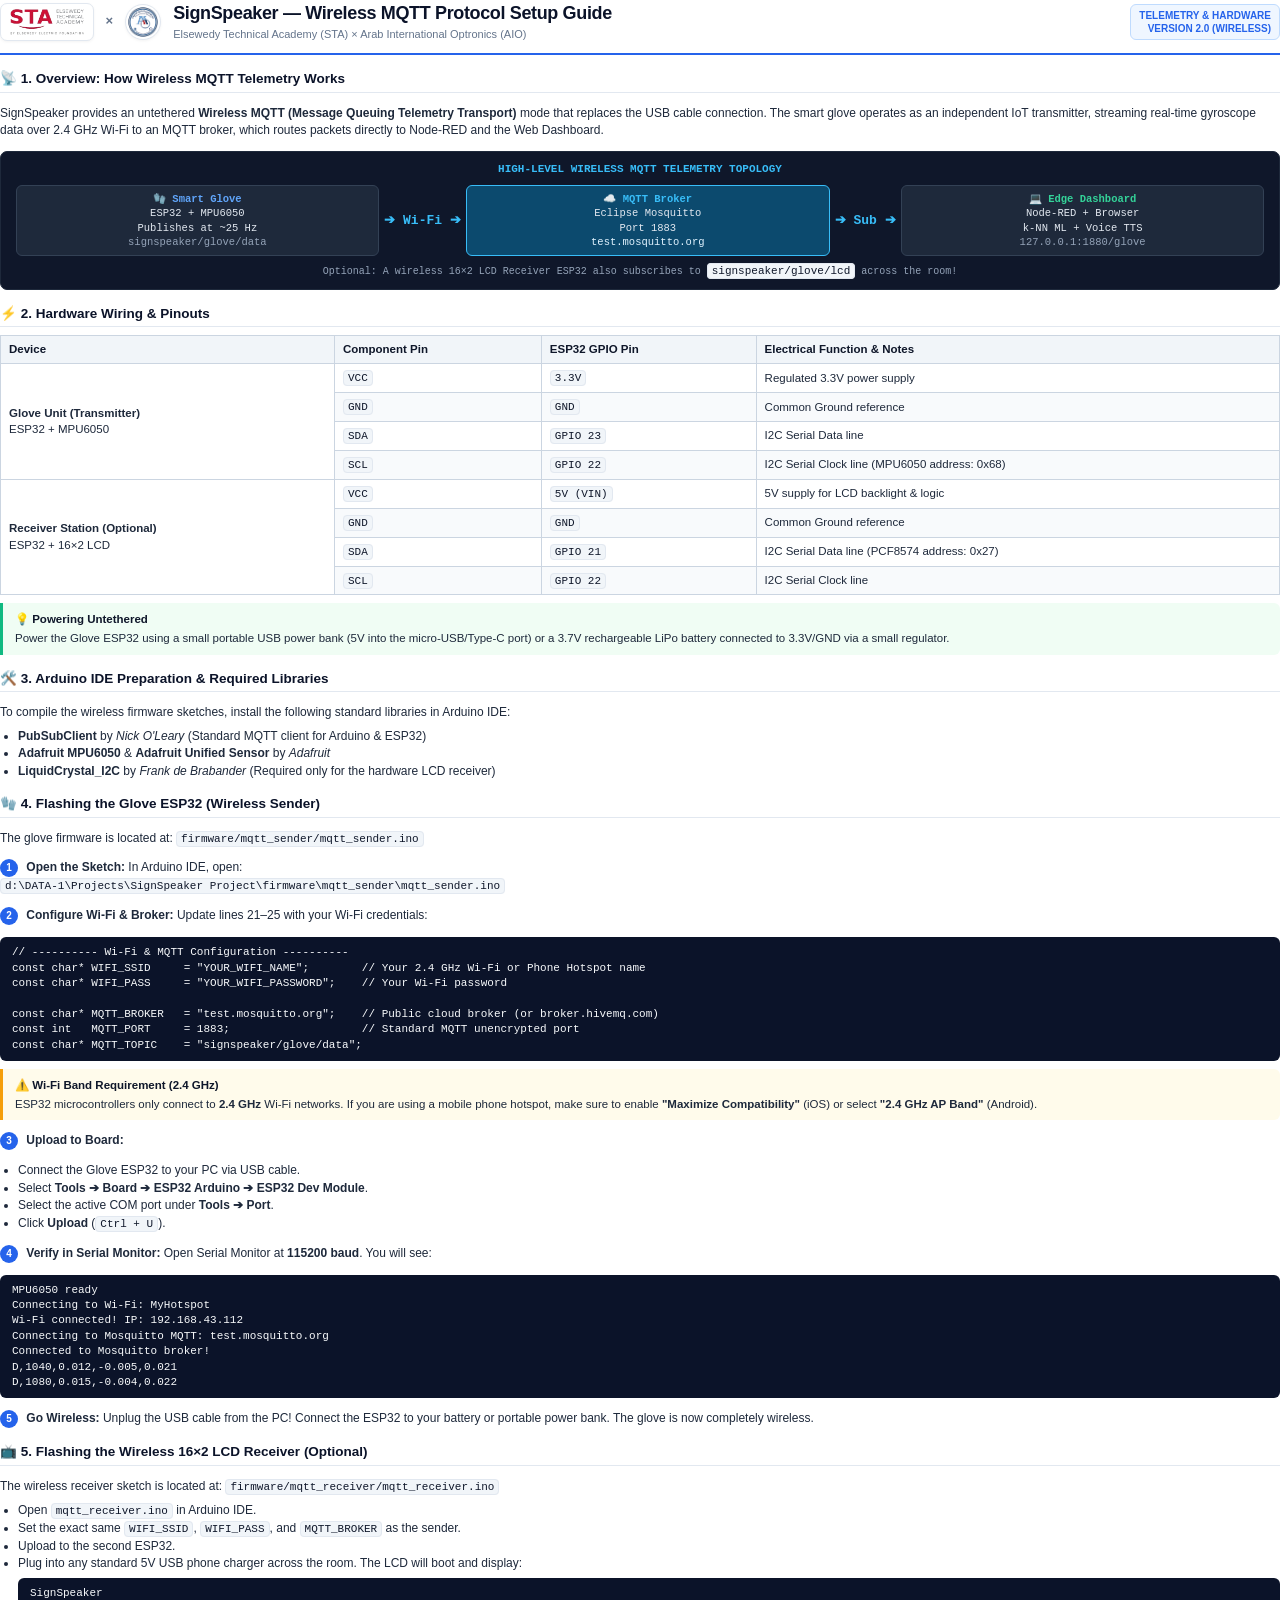
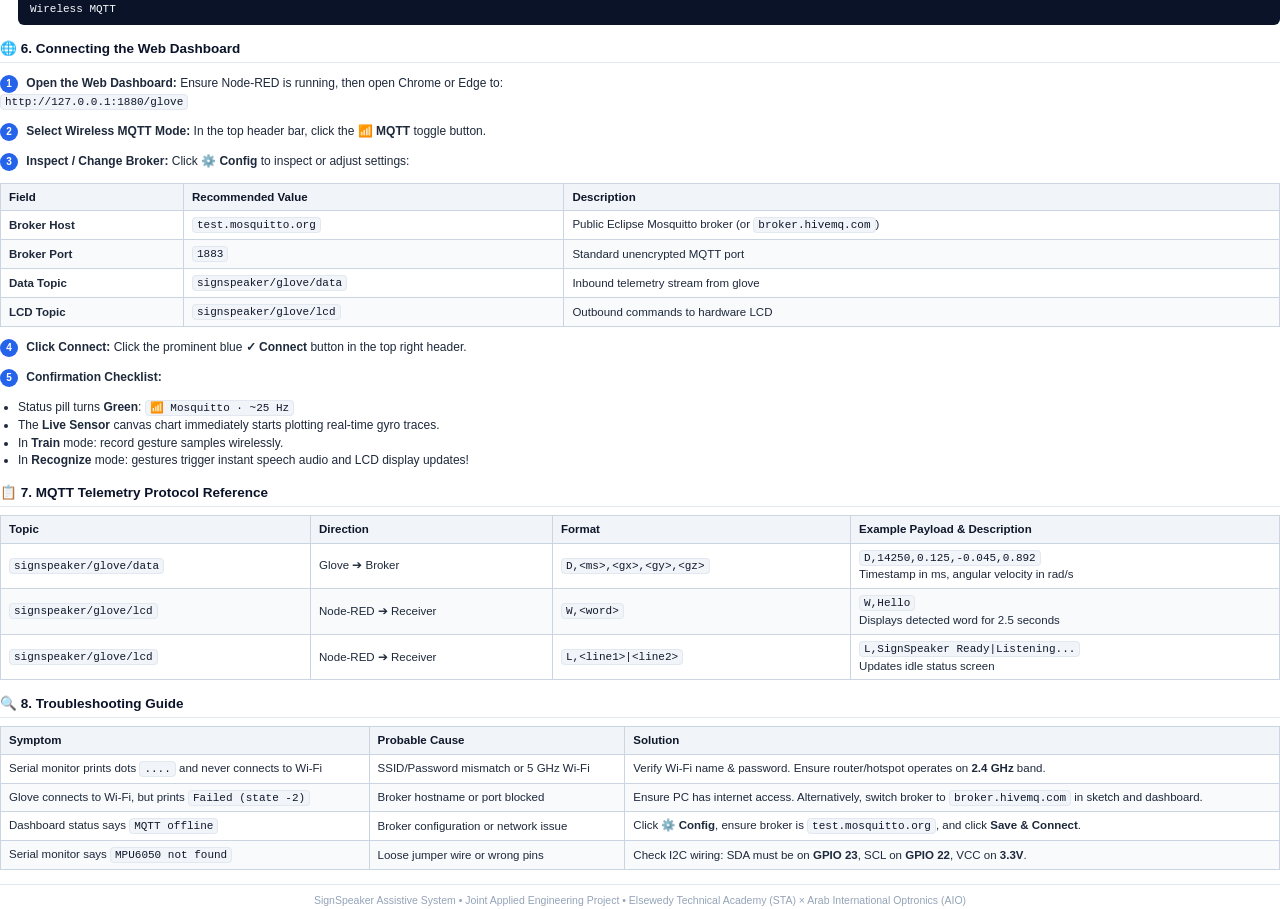
<file: scratch/mqtt_guide.html>
<!DOCTYPE html>
<html lang="en">
<head>
<meta charset="utf-8">
<title>SignSpeaker - Wireless MQTT Setup Guide</title>
<style>
  @page {
    size: A4;
    margin: 12mm 14mm 12mm 14mm;
  }
  @media print {
    body { -webkit-print-color-adjust: exact; print-color-adjust: exact; }
    .page-break { page-break-before: always; }
  }
  * { box-sizing: border-box; }
  body {
    font-family: -apple-system, BlinkMacSystemFont, "Segoe UI", Roboto, Helvetica, Arial, sans-serif;
    color: #1e293b;
    background: #ffffff;
    font-size: 12px;
    line-height: 1.45;
    margin: 0;
    padding: 0;
  }
  
  /* Header / Branding */
  .doc-header {
    border-bottom: 2px solid #2563eb;
    padding-bottom: 10px;
    margin-bottom: 14px;
    display: flex;
    align-items: center;
    justify-content: space-between;
  }
  .doc-brand {
    display: flex;
    align-items: center;
    gap: 12px;
  }
  .logo-box {
    background: #ffffff;
    border: 1px solid #e2e8f0;
    border-radius: 7px;
    padding: 3px 7px;
    display: flex;
    align-items: center;
    justify-content: center;
    box-shadow: 0 1px 3px rgba(0,0,0,0.05);
  }
  .logo-sta { height: 30px; width: auto; }
  .logo-aio { height: 30px; width: 30px; object-fit: contain; }
  .partner-x { font-weight: 700; color: #64748b; font-size: 13px; }
  .doc-title-block h1 {
    margin: 0;
    font-size: 18px;
    color: #0b1329;
    font-weight: 800;
    letter-spacing: -0.02em;
  }
  .doc-title-block p {
    margin: 1px 0 0;
    font-size: 11px;
    color: #64748b;
    font-weight: 500;
  }
  .doc-badge {
    background: #eff6ff;
    color: #2563eb;
    border: 1px solid #bfdbfe;
    border-radius: 6px;
    padding: 4px 8px;
    font-size: 10px;
    font-weight: 700;
    text-align: right;
    line-height: 1.3;
  }

  /* Headings */
  h2 {
    color: #0b1329;
    font-size: 13.5px;
    border-bottom: 1.5px solid #e2e8f0;
    padding-bottom: 3px;
    margin-top: 14px;
    margin-bottom: 8px;
    display: flex;
    align-items: center;
    gap: 6px;
  }

  /* Callouts */
  .callout {
    background: #f8fafc;
    border-left: 3.5px solid #2563eb;
    padding: 8px 12px;
    border-radius: 0 6px 6px 0;
    margin: 8px 0;
    font-size: 11.5px;
  }
  .callout.tip {
    border-left-color: #10b981;
    background: #f0fdf4;
  }
  .callout.warn {
    border-left-color: #f59e0b;
    background: #fffbeb;
  }
  .callout-title {
    font-weight: 700;
    margin-bottom: 2px;
    color: #0f172a;
  }

  /* Tables */
  table {
    width: 100%;
    border-collapse: collapse;
    margin: 8px 0;
    font-size: 11.5px;
  }
  th, td {
    padding: 5px 8px;
    border: 1px solid #cbd5e1;
    text-align: left;
  }
  th {
    background: #f1f5f9;
    color: #0f172a;
    font-weight: 700;
  }
  tr:nth-child(even) { background: #f8fafc; }

  /* Code blocks */
  pre, code {
    font-family: Consolas, Monaco, "Courier New", monospace;
  }
  code {
    background: #f1f5f9;
    padding: 1px 4px;
    border-radius: 4px;
    font-size: 11px;
    color: #0f172a;
    border: 1px solid #e2e8f0;
  }
  pre {
    background: #0b1329;
    color: #f8fafc;
    padding: 8px 12px;
    border-radius: 6px;
    overflow-x: auto;
    font-size: 10.5px;
    line-height: 1.4;
    margin: 6px 0;
  }
  pre code {
    background: transparent;
    border: 0;
    color: inherit;
    padding: 0;
  }

  /* Diagram Box */
  .diagram-box {
    background: #0f172a;
    color: #e2e8f0;
    border-radius: 7px;
    padding: 10px 12px;
    margin: 8px 0;
    font-family: Consolas, monospace;
    font-size: 11px;
    line-height: 1.35;
    text-align: center;
    border: 1px solid #1e293b;
  }
  .diagram-flow {
    display: flex;
    justify-content: space-around;
    align-items: center;
    margin: 8px 0;
  }
  .flow-card {
    background: #1e293b;
    border: 1px solid #334155;
    border-radius: 6px;
    padding: 6px 10px;
    width: 29%;
    font-size: 10.5px;
    text-align: center;
  }
  .flow-arrow {
    color: #38bdf8;
    font-weight: 800;
    font-size: 13px;
  }

  /* Steps List */
  .step-num {
    display: inline-block;
    background: #2563eb;
    color: #ffffff;
    width: 18px;
    height: 18px;
    border-radius: 50%;
    text-align: center;
    line-height: 18px;
    font-size: 10px;
    font-weight: 700;
    margin-right: 5px;
  }

  .footer-note {
    margin-top: 14px;
    border-top: 1px solid #e2e8f0;
    padding-top: 8px;
    font-size: 10.5px;
    color: #94a3b8;
    text-align: center;
  }
</style>
</head>
<body>

  <!-- ==================== PAGE 1 ==================== -->
  <div class="doc-header">
    <div class="doc-brand">
      <div class="logo-box">
        <img class="logo-sta" src="[data-uri]" alt="STA Logo">
      </div>
      <span class="partner-x">×</span>
      <div class="logo-box" style="border-radius: 50%; padding: 2px;">
        <img class="logo-aio" src="[data-uri]" alt="AIO Logo">
      </div>
      <div class="doc-title-block">
        <h1>SignSpeaker — Wireless MQTT Protocol Setup Guide</h1>
        <p>Elsewedy Technical Academy (STA) × Arab International Optronics (AIO)</p>
      </div>
    </div>
    <div class="doc-badge">
      TELEMETRY & HARDWARE<br>
      VERSION 2.0 (WIRELESS)
    </div>
  </div>

  <h2>📡 1. Overview: How Wireless MQTT Telemetry Works</h2>
  <p>
    SignSpeaker provides an untethered <strong>Wireless MQTT (Message Queuing Telemetry Transport)</strong> mode that replaces the USB cable connection. The smart glove operates as an independent IoT transmitter, streaming real-time gyroscope data over 2.4 GHz Wi-Fi to an MQTT broker, which routes packets directly to Node-RED and the Web Dashboard.
  </p>

  <div class="diagram-box">
    <div style="font-weight: 700; color: #38bdf8; margin-bottom: 4px;">HIGH-LEVEL WIRELESS MQTT TELEMETRY TOPOLOGY</div>
    <div class="diagram-flow">
      <div class="flow-card">
        <strong style="color: #60a5fa;">🧤 Smart Glove</strong><br>
        ESP32 + MPU6050<br>
        Publishes at ~25 Hz<br>
        <span style="color:#94a3b8;">signspeaker/glove/data</span>
      </div>
      <div class="flow-arrow">➔ Wi-Fi ➔</div>
      <div class="flow-card" style="border-color: #38bdf8; background: #0c4a6e;">
        <strong style="color: #38bdf8;">☁️ MQTT Broker</strong><br>
        Eclipse Mosquitto<br>
        Port 1883<br>
        <span style="color:#e0f2fe;">test.mosquitto.org</span>
      </div>
      <div class="flow-arrow">➔ Sub ➔</div>
      <div class="flow-card">
        <strong style="color: #34d399;">💻 Edge Dashboard</strong><br>
        Node-RED + Browser<br>
        k-NN ML + Voice TTS<br>
        <span style="color:#94a3b8;">127.0.0.1:1880/glove</span>
      </div>
    </div>
    <div style="font-size: 10px; color: #94a3b8; margin-top: 2px;">
      Optional: A wireless 16×2 LCD Receiver ESP32 also subscribes to <code>signspeaker/glove/lcd</code> across the room!
    </div>
  </div>

  <h2>⚡ 2. Hardware Wiring & Pinouts</h2>
  <table>
    <thead>
      <tr>
        <th>Device</th>
        <th>Component Pin</th>
        <th>ESP32 GPIO Pin</th>
        <th>Electrical Function & Notes</th>
      </tr>
    </thead>
    <tbody>
      <tr>
        <td rowspan="4"><strong>Glove Unit (Transmitter)</strong><br>ESP32 + MPU6050</td>
        <td><code>VCC</code></td>
        <td><code>3.3V</code></td>
        <td>Regulated 3.3V power supply</td>
      </tr>
      <tr>
        <td><code>GND</code></td>
        <td><code>GND</code></td>
        <td>Common Ground reference</td>
      </tr>
      <tr>
        <td><code>SDA</code></td>
        <td><code>GPIO 23</code></td>
        <td>I2C Serial Data line</td>
      </tr>
      <tr>
        <td><code>SCL</code></td>
        <td><code>GPIO 22</code></td>
        <td>I2C Serial Clock line (MPU6050 address: 0x68)</td>
      </tr>
      <tr>
        <td rowspan="4"><strong>Receiver Station (Optional)</strong><br>ESP32 + 16×2 LCD</td>
        <td><code>VCC</code></td>
        <td><code>5V (VIN)</code></td>
        <td>5V supply for LCD backlight & logic</td>
      </tr>
      <tr>
        <td><code>GND</code></td>
        <td><code>GND</code></td>
        <td>Common Ground reference</td>
      </tr>
      <tr>
        <td><code>SDA</code></td>
        <td><code>GPIO 21</code></td>
        <td>I2C Serial Data line (PCF8574 address: 0x27)</td>
      </tr>
      <tr>
        <td><code>SCL</code></td>
        <td><code>GPIO 22</code></td>
        <td>I2C Serial Clock line</td>
      </tr>
    </tbody>
  </table>

  <div class="callout tip">
    <div class="callout-title">💡 Powering Untethered</div>
    Power the Glove ESP32 using a small portable USB power bank (5V into the micro-USB/Type-C port) or a 3.7V rechargeable LiPo battery connected to 3.3V/GND via a small regulator.
  </div>

  <h2>🛠️ 3. Arduino IDE Preparation & Required Libraries</h2>
  <p style="margin-bottom: 6px;">To compile the wireless firmware sketches, install the following standard libraries in Arduino IDE:</p>
  <ul style="padding-left: 18px; margin: 4px 0;">
    <li><strong>PubSubClient</strong> by <em>Nick O'Leary</em> (Standard MQTT client for Arduino & ESP32)</li>
    <li><strong>Adafruit MPU6050</strong> & <strong>Adafruit Unified Sensor</strong> by <em>Adafruit</em></li>
    <li><strong>LiquidCrystal_I2C</strong> by <em>Frank de Brabander</em> (Required only for the hardware LCD receiver)</li>
  </ul>

  <!-- ==================== PAGE 2 ==================== -->
  <div class="page-break"></div>

  <h2>🧤 4. Flashing the Glove ESP32 (Wireless Sender)</h2>
  <p style="margin-bottom: 6px;">The glove firmware is located at: <code>firmware/mqtt_sender/mqtt_sender.ino</code></p>

  <p><span class="step-num">1</span> <strong>Open the Sketch:</strong> In Arduino IDE, open:
    <br><code>d:\DATA-1\Projects\SignSpeaker Project\firmware\mqtt_sender\mqtt_sender.ino</code>
  </p>

  <p><span class="step-num">2</span> <strong>Configure Wi-Fi & Broker:</strong> Update lines 21–25 with your Wi-Fi credentials:</p>
  <pre><code>// ---------- Wi-Fi & MQTT Configuration ----------
const char* WIFI_SSID     = "YOUR_WIFI_NAME";        // Your 2.4 GHz Wi-Fi or Phone Hotspot name
const char* WIFI_PASS     = "YOUR_WIFI_PASSWORD";    // Your Wi-Fi password

const char* MQTT_BROKER   = "test.mosquitto.org";    // Public cloud broker (or broker.hivemq.com)
const int   MQTT_PORT     = 1883;                    // Standard MQTT unencrypted port
const char* MQTT_TOPIC    = "signspeaker/glove/data";</code></pre>

  <div class="callout warn">
    <div class="callout-title">⚠️ Wi-Fi Band Requirement (2.4 GHz)</div>
    ESP32 microcontrollers only connect to <strong>2.4 GHz</strong> Wi-Fi networks. If you are using a mobile phone hotspot, make sure to enable <strong>"Maximize Compatibility"</strong> (iOS) or select <strong>"2.4 GHz AP Band"</strong> (Android).
  </div>

  <p><span class="step-num">3</span> <strong>Upload to Board:</strong></p>
  <ul style="margin: 4px 0; padding-left: 18px;">
    <li>Connect the Glove ESP32 to your PC via USB cable.</li>
    <li>Select <strong>Tools ➔ Board ➔ ESP32 Arduino ➔ ESP32 Dev Module</strong>.</li>
    <li>Select the active COM port under <strong>Tools ➔ Port</strong>.</li>
    <li>Click <strong>Upload</strong> (<code>Ctrl + U</code>).</li>
  </ul>

  <p><span class="step-num">4</span> <strong>Verify in Serial Monitor:</strong> Open Serial Monitor at <strong>115200 baud</strong>. You will see:</p>
  <pre><code>MPU6050 ready
Connecting to Wi-Fi: MyHotspot
Wi-Fi connected! IP: 192.168.43.112
Connecting to Mosquitto MQTT: test.mosquitto.org
Connected to Mosquitto broker!
D,1040,0.012,-0.005,0.021
D,1080,0.015,-0.004,0.022</code></pre>

  <p><span class="step-num">5</span> <strong>Go Wireless:</strong> Unplug the USB cable from the PC! Connect the ESP32 to your battery or portable power bank. The glove is now completely wireless.</p>

  <h2>📺 5. Flashing the Wireless 16×2 LCD Receiver (Optional)</h2>
  <p style="margin-bottom: 6px;">The wireless receiver sketch is located at: <code>firmware/mqtt_receiver/mqtt_receiver.ino</code></p>
  <ul style="margin: 4px 0; padding-left: 18px;">
    <li>Open <code>mqtt_receiver.ino</code> in Arduino IDE.</li>
    <li>Set the exact same <code>WIFI_SSID</code>, <code>WIFI_PASS</code>, and <code>MQTT_BROKER</code> as the sender.</li>
    <li>Upload to the second ESP32.</li>
    <li>Plug into any standard 5V USB phone charger across the room. The LCD will boot and display:
      <pre><code>SignSpeaker
Wireless MQTT</code></pre>
    </li>
  </ul>

  <!-- ==================== PAGE 3 ==================== -->
  <div class="page-break"></div>

  <h2>🌐 6. Connecting the Web Dashboard</h2>

  <p><span class="step-num">1</span> <strong>Open the Web Dashboard:</strong> Ensure Node-RED is running, then open Chrome or Edge to:
    <br><code>http://127.0.0.1:1880/glove</code>
  </p>

  <p><span class="step-num">2</span> <strong>Select Wireless MQTT Mode:</strong> In the top header bar, click the <strong>📶 MQTT</strong> toggle button.</p>

  <p><span class="step-num">3</span> <strong>Inspect / Change Broker:</strong> Click <strong>⚙️ Config</strong> to inspect or adjust settings:</p>
  <table>
    <thead>
      <tr>
        <th>Field</th>
        <th>Recommended Value</th>
        <th>Description</th>
      </tr>
    </thead>
    <tbody>
      <tr>
        <td><strong>Broker Host</strong></td>
        <td><code>test.mosquitto.org</code></td>
        <td>Public Eclipse Mosquitto broker (or <code>broker.hivemq.com</code>)</td>
      </tr>
      <tr>
        <td><strong>Broker Port</strong></td>
        <td><code>1883</code></td>
        <td>Standard unencrypted MQTT port</td>
      </tr>
      <tr>
        <td><strong>Data Topic</strong></td>
        <td><code>signspeaker/glove/data</code></td>
        <td>Inbound telemetry stream from glove</td>
      </tr>
      <tr>
        <td><strong>LCD Topic</strong></td>
        <td><code>signspeaker/glove/lcd</code></td>
        <td>Outbound commands to hardware LCD</td>
      </tr>
    </tbody>
  </table>

  <p><span class="step-num">4</span> <strong>Click Connect:</strong> Click the prominent blue <strong>✓ Connect</strong> button in the top right header.</p>

  <p><span class="step-num">5</span> <strong>Confirmation Checklist:</strong></p>
  <ul style="margin: 4px 0; padding-left: 18px;">
    <li>Status pill turns <strong>Green</strong>: <code>📶 Mosquitto · ~25 Hz</code></li>
    <li>The <strong>Live Sensor</strong> canvas chart immediately starts plotting real-time gyro traces.</li>
    <li>In <strong>Train</strong> mode: record gesture samples wirelessly.</li>
    <li>In <strong>Recognize</strong> mode: gestures trigger instant speech audio and LCD display updates!</li>
  </ul>

  <h2>📋 7. MQTT Telemetry Protocol Reference</h2>
  <table>
    <thead>
      <tr>
        <th>Topic</th>
        <th>Direction</th>
        <th>Format</th>
        <th>Example Payload & Description</th>
      </tr>
    </thead>
    <tbody>
      <tr>
        <td><code>signspeaker/glove/data</code></td>
        <td>Glove ➔ Broker</td>
        <td><code>D,&lt;ms&gt;,&lt;gx&gt;,&lt;gy&gt;,&lt;gz&gt;</code></td>
        <td><code>D,14250,0.125,-0.045,0.892</code><br>Timestamp in ms, angular velocity in rad/s</td>
      </tr>
      <tr>
        <td><code>signspeaker/glove/lcd</code></td>
        <td>Node-RED ➔ Receiver</td>
        <td><code>W,&lt;word&gt;</code></td>
        <td><code>W,Hello</code><br>Displays detected word for 2.5 seconds</td>
      </tr>
      <tr>
        <td><code>signspeaker/glove/lcd</code></td>
        <td>Node-RED ➔ Receiver</td>
        <td><code>L,&lt;line1&gt;|&lt;line2&gt;</code></td>
        <td><code>L,SignSpeaker Ready|Listening...</code><br>Updates idle status screen</td>
      </tr>
    </tbody>
  </table>

  <h2>🔍 8. Troubleshooting Guide</h2>
  <table>
    <thead>
      <tr>
        <th>Symptom</th>
        <th>Probable Cause</th>
        <th>Solution</th>
      </tr>
    </thead>
    <tbody>
      <tr>
        <td>Serial monitor prints dots <code>....</code> and never connects to Wi-Fi</td>
        <td>SSID/Password mismatch or 5 GHz Wi-Fi</td>
        <td>Verify Wi-Fi name & password. Ensure router/hotspot operates on <strong>2.4 GHz</strong> band.</td>
      </tr>
      <tr>
        <td>Glove connects to Wi-Fi, but prints <code>Failed (state -2)</code></td>
        <td>Broker hostname or port blocked</td>
        <td>Ensure PC has internet access. Alternatively, switch broker to <code>broker.hivemq.com</code> in sketch and dashboard.</td>
      </tr>
      <tr>
        <td>Dashboard status says <code>MQTT offline</code></td>
        <td>Broker configuration or network issue</td>
        <td>Click <strong>⚙️ Config</strong>, ensure broker is <code>test.mosquitto.org</code>, and click <strong>Save & Connect</strong>.</td>
      </tr>
      <tr>
        <td>Serial monitor says <code>MPU6050 not found</code></td>
        <td>Loose jumper wire or wrong pins</td>
        <td>Check I2C wiring: SDA must be on <strong>GPIO 23</strong>, SCL on <strong>GPIO 22</strong>, VCC on <strong>3.3V</strong>.</td>
      </tr>
    </tbody>
  </table>

  <div class="footer-note">
    SignSpeaker Assistive System • Joint Applied Engineering Project • Elsewedy Technical Academy (STA) × Arab International Optronics (AIO)
  </div>

</body>
</html>
</file>
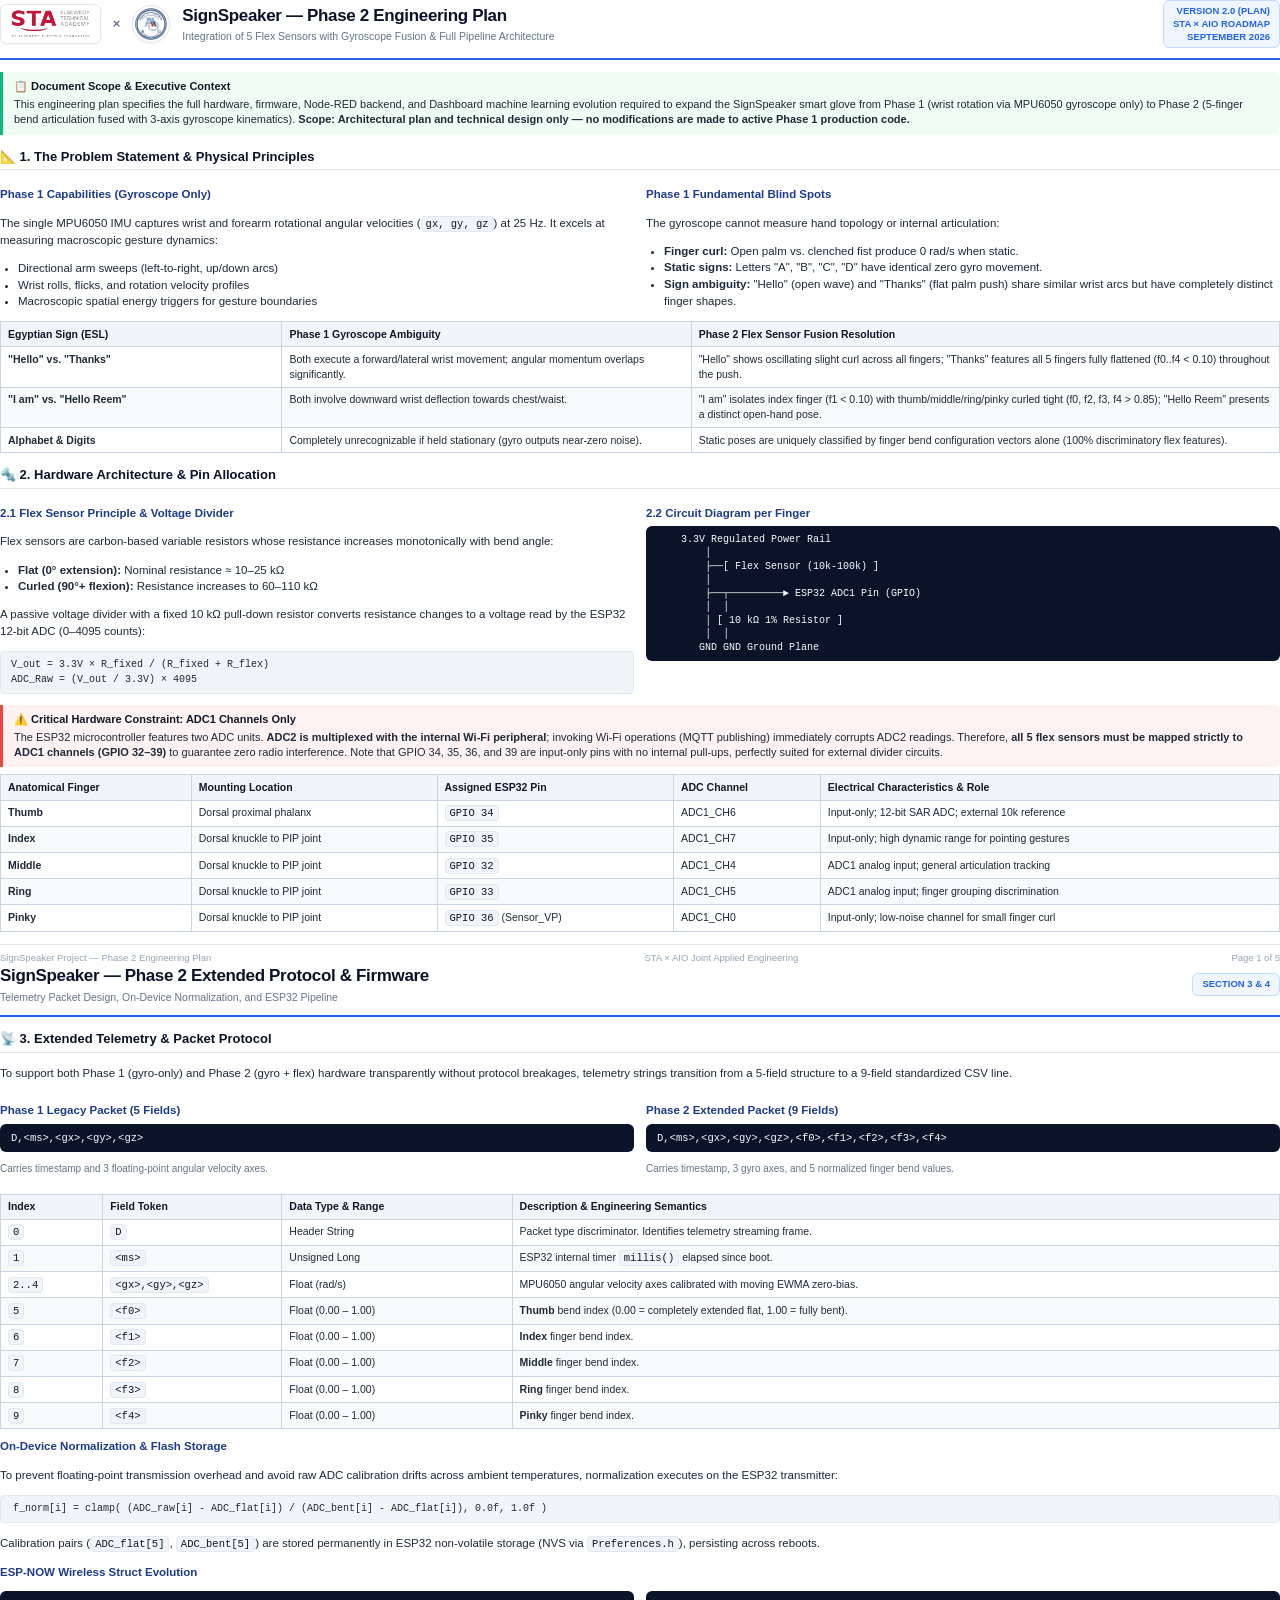
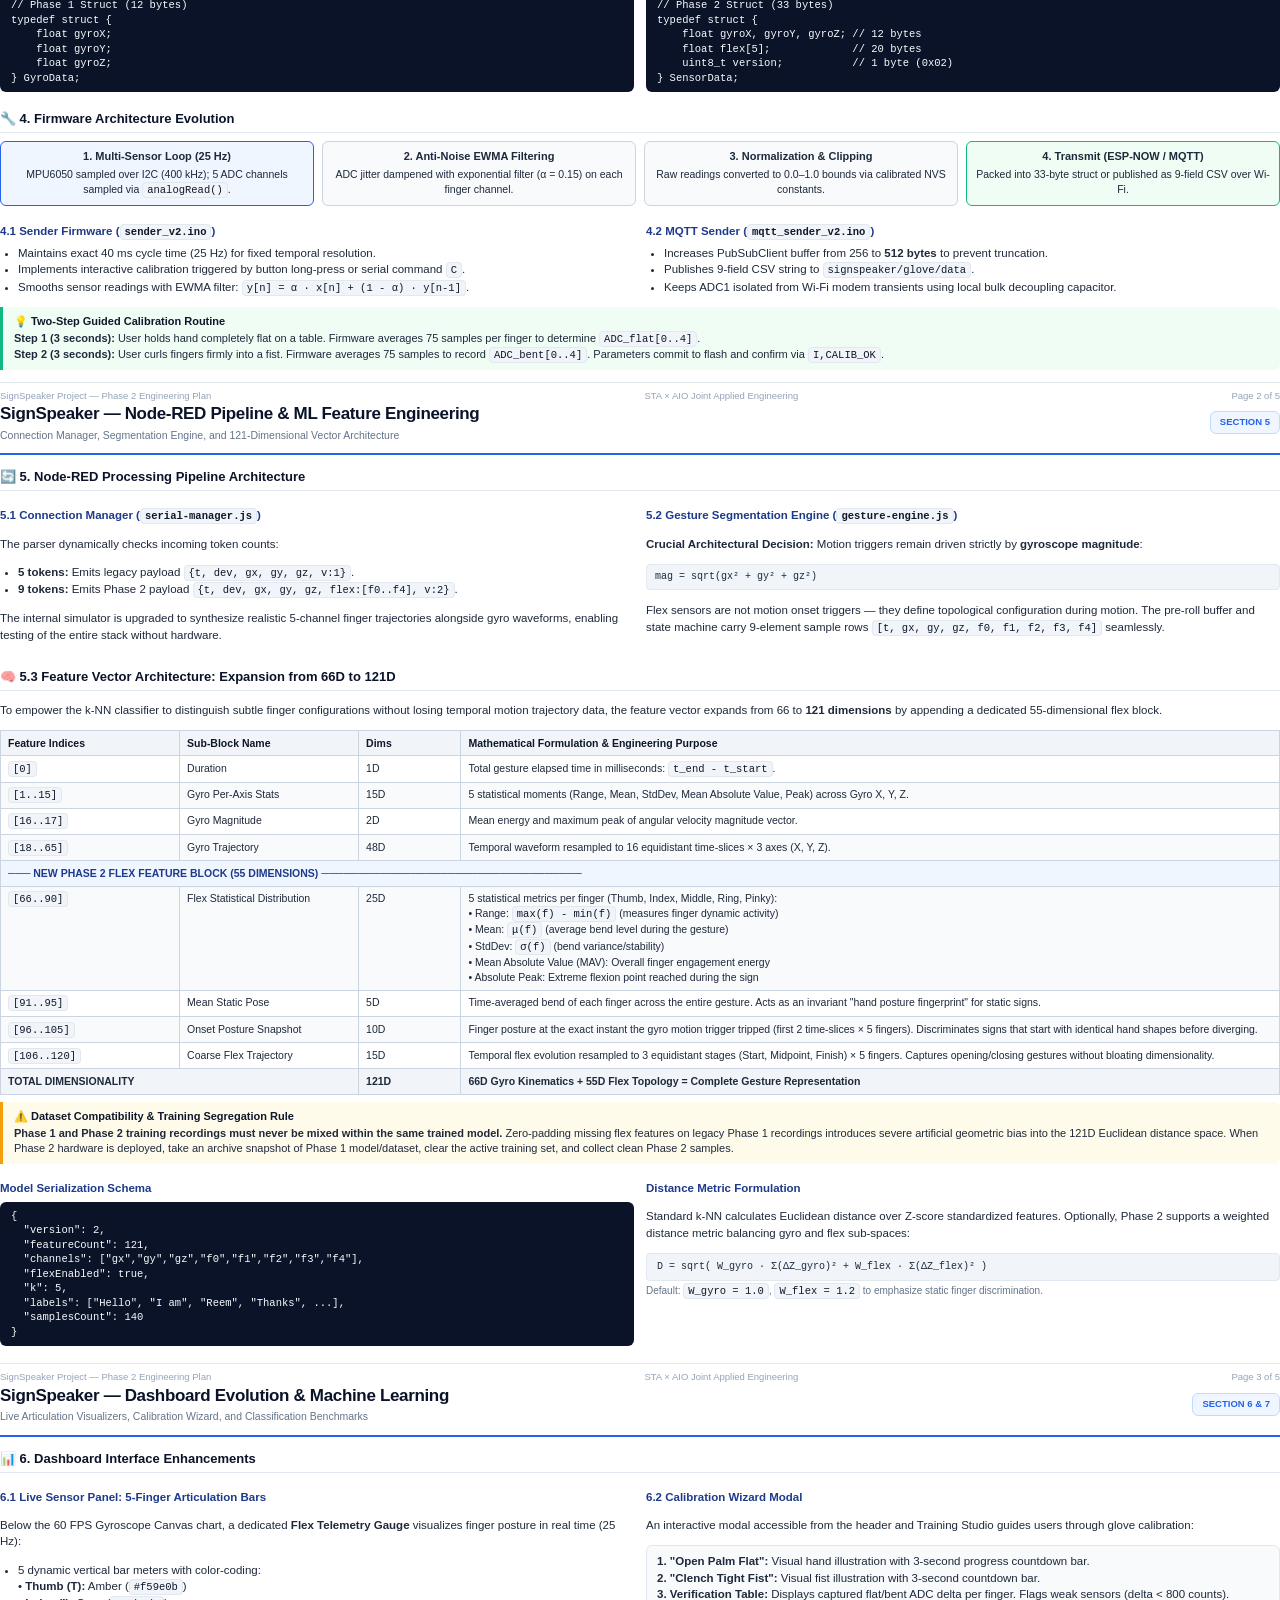
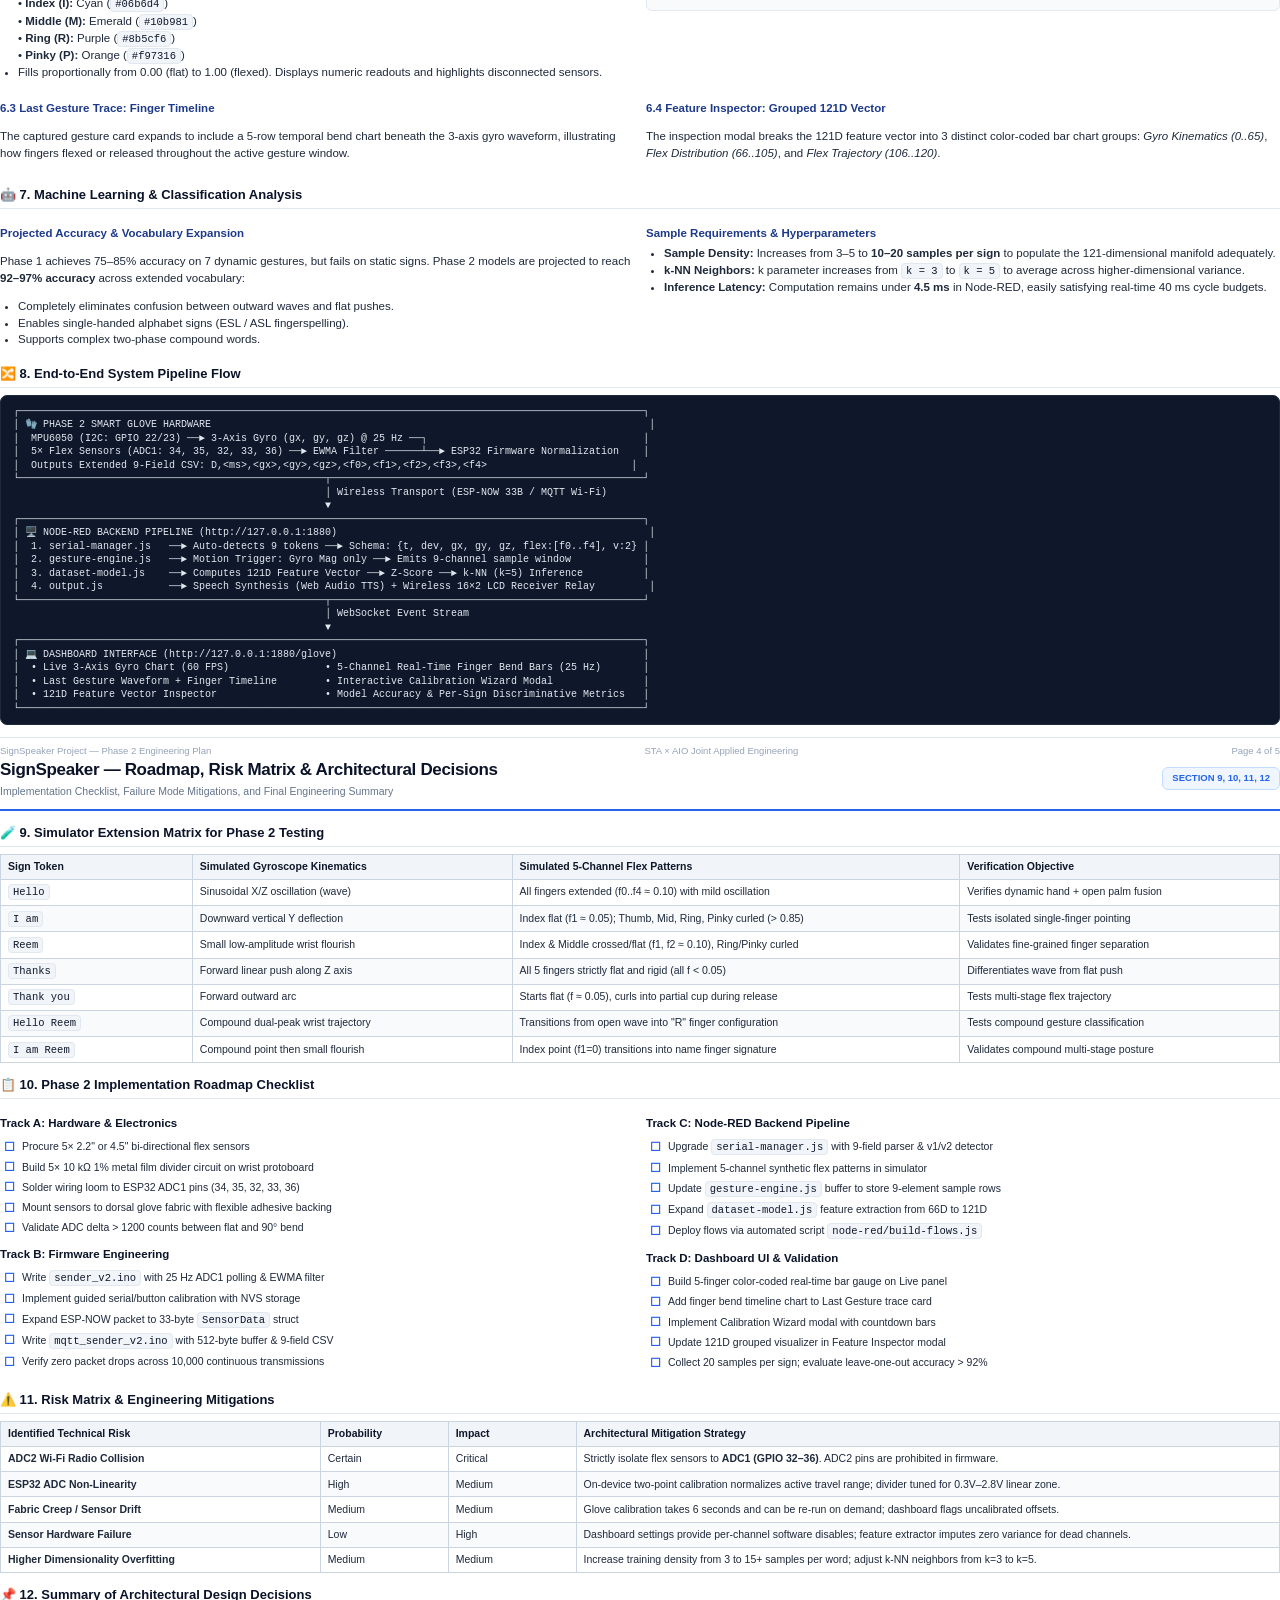
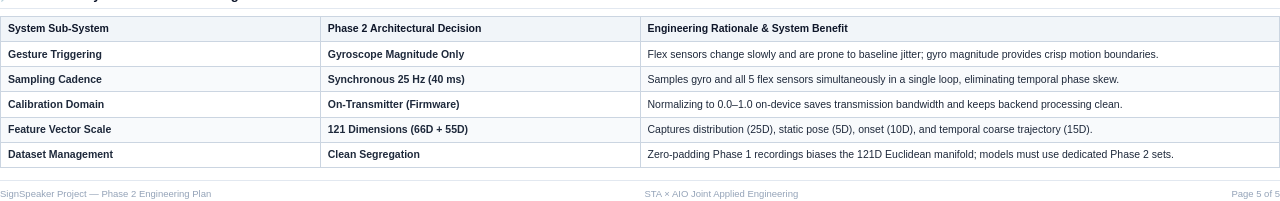
<file: scratch/phase2_plan.html>
<!DOCTYPE html>
<html lang="en">
<head>
<meta charset="utf-8">
<title>SignSpeaker - Phase 2 Engineering Plan: Flex Sensors + Gyroscope Fusion</title>
<style>
  @page {
    size: A4;
    margin: 12mm 14mm 12mm 14mm;
  }
  @media print {
    body { -webkit-print-color-adjust: exact; print-color-adjust: exact; }
    .page-break { page-break-before: always; }
  }
  * { box-sizing: border-box; }
  body {
    font-family: -apple-system, BlinkMacSystemFont, "Segoe UI", Roboto, Helvetica, Arial, sans-serif;
    color: #1e293b;
    background: #ffffff;
    font-size: 11.5px;
    line-height: 1.45;
    margin: 0;
    padding: 0;
  }

  /* Header & Branding */
  .doc-header {
    border-bottom: 2.5px solid #2563eb;
    padding-bottom: 10px;
    margin-bottom: 12px;
    display: flex;
    align-items: center;
    justify-content: space-between;
  }
  .doc-brand {
    display: flex;
    align-items: center;
    gap: 12px;
  }
  .logo-box {
    background: #ffffff;
    border: 1px solid #e2e8f0;
    border-radius: 7px;
    padding: 3px 8px;
    display: flex;
    align-items: center;
    justify-content: center;
    box-shadow: 0 1px 3px rgba(0,0,0,0.05);
  }
  .logo-sta { height: 32px; width: auto; }
  .logo-aio { height: 32px; width: 32px; object-fit: contain; }
  .partner-x { font-weight: 700; color: #64748b; font-size: 13px; }
  .doc-title-block h1 {
    margin: 0;
    font-size: 17px;
    color: #0b1329;
    font-weight: 800;
    letter-spacing: -0.02em;
  }
  .doc-title-block p {
    margin: 1px 0 0;
    font-size: 10.5px;
    color: #64748b;
    font-weight: 500;
  }
  .doc-badge {
    background: #eff6ff;
    color: #2563eb;
    border: 1px solid #bfdbfe;
    border-radius: 6px;
    padding: 4px 9px;
    font-size: 9.5px;
    font-weight: 700;
    text-align: right;
    line-height: 1.35;
  }

  /* Headings */
  h2 {
    color: #0b1329;
    font-size: 13px;
    border-bottom: 1.5px solid #e2e8f0;
    padding-bottom: 3px;
    margin-top: 13px;
    margin-bottom: 7px;
    display: flex;
    align-items: center;
    gap: 6px;
  }
  h3 {
    color: #1e3a8a;
    font-size: 11.5px;
    margin-top: 9px;
    margin-bottom: 4px;
    font-weight: 700;
  }

  /* Callouts */
  .callout {
    background: #f8fafc;
    border-left: 3.5px solid #2563eb;
    padding: 7px 11px;
    border-radius: 0 6px 6px 0;
    margin: 7px 0;
    font-size: 11px;
    line-height: 1.4;
  }
  .callout.tip {
    border-left-color: #10b981;
    background: #f0fdf4;
  }
  .callout.warn {
    border-left-color: #f59e0b;
    background: #fffbeb;
  }
  .callout.danger {
    border-left-color: #ef4444;
    background: #fef2f2;
  }
  .callout-title {
    font-weight: 700;
    margin-bottom: 2px;
    color: #0f172a;
    display: flex;
    align-items: center;
    gap: 4px;
  }

  /* Tables */
  table {
    width: 100%;
    border-collapse: collapse;
    margin: 7px 0;
    font-size: 10.5px;
  }
  th, td {
    padding: 4.5px 7px;
    border: 1px solid #cbd5e1;
    text-align: left;
    vertical-align: top;
  }
  th {
    background: #f1f5f9;
    color: #0f172a;
    font-weight: 700;
  }
  tr:nth-child(even) { background: #f8fafc; }

  /* Code blocks */
  pre, code {
    font-family: Consolas, Monaco, "Courier New", monospace;
  }
  code {
    background: #f1f5f9;
    padding: 1px 4px;
    border-radius: 4px;
    font-size: 10.5px;
    color: #0f172a;
    border: 1px solid #e2e8f0;
  }
  pre {
    background: #0b1329;
    color: #f8fafc;
    padding: 7px 11px;
    border-radius: 6px;
    overflow-x: auto;
    font-size: 10px;
    line-height: 1.35;
    margin: 5px 0;
  }
  pre code {
    background: transparent;
    border: 0;
    color: inherit;
    padding: 0;
  }

  /* Diagrams & Visual Flow */
  .diagram-box {
    background: #0f172a;
    color: #e2e8f0;
    border-radius: 7px;
    padding: 9px 12px;
    margin: 7px 0;
    font-family: Consolas, monospace;
    font-size: 10px;
    line-height: 1.35;
    text-align: left;
    border: 1px solid #1e293b;
    white-space: pre;
    overflow-x: hidden;
  }
  .flow-row {
    display: flex;
    justify-content: space-between;
    align-items: stretch;
    gap: 8px;
    margin: 8px 0;
  }
  .flow-card {
    background: #f8fafc;
    border: 1px solid #cbd5e1;
    border-radius: 6px;
    padding: 7px 9px;
    flex: 1;
    font-size: 10.5px;
    text-align: center;
  }
  .flow-card.accent {
    border-color: #2563eb;
    background: #eff6ff;
  }
  .flow-card.success {
    border-color: #10b981;
    background: #f0fdf4;
  }
  .flow-card strong {
    display: block;
    margin-bottom: 2px;
    font-size: 11px;
  }

  /* Checklists */
  .checklist {
    list-style: none;
    padding-left: 0;
    margin: 5px 0;
  }
  .checklist li {
    padding: 2.5px 0 2.5px 22px;
    position: relative;
    font-size: 10.5px;
  }
  .checklist li::before {
    content: "☐";
    position: absolute;
    left: 4px;
    top: 2px;
    color: #2563eb;
    font-weight: bold;
    font-size: 12px;
  }

  /* Grid 2-column layout */
  .grid-2 {
    display: flex;
    gap: 12px;
    margin: 6px 0;
  }
  .grid-col {
    flex: 1;
  }

  .footer-note {
    margin-top: 12px;
    border-top: 1px solid #e2e8f0;
    padding-top: 6px;
    font-size: 9.5px;
    color: #94a3b8;
    text-align: center;
    display: flex;
    justify-content: space-between;
  }
</style>
</head>
<body>

  <!-- ==================== PAGE 1: EXECUTIVE SUMMARY & PROBLEM STATEMENT ==================== -->
  <div class="doc-header">
    <div class="doc-brand">
      <div class="logo-box">
        <img class="logo-sta" src="[data-uri]" alt="STA Logo">
      </div>
      <span class="partner-x">×</span>
      <div class="logo-box" style="border-radius: 50%; padding: 2px;">
        <img class="logo-aio" src="[data-uri]" alt="AIO Logo">
      </div>
      <div class="doc-title-block">
        <h1>SignSpeaker — Phase 2 Engineering Plan</h1>
        <p>Integration of 5 Flex Sensors with Gyroscope Fusion & Full Pipeline Architecture</p>
      </div>
    </div>
    <div class="doc-badge">
      VERSION 2.0 (PLAN)<br>
      STA × AIO ROADMAP<br>
      SEPTEMBER 2026
    </div>
  </div>

  <div class="callout tip">
    <div class="callout-title">📋 Document Scope & Executive Context</div>
    This engineering plan specifies the full hardware, firmware, Node-RED backend, and Dashboard machine learning evolution required to expand the SignSpeaker smart glove from Phase 1 (wrist rotation via MPU6050 gyroscope only) to Phase 2 (5-finger bend articulation fused with 3-axis gyroscope kinematics). <strong>Scope: Architectural plan and technical design only — no modifications are made to active Phase 1 production code.</strong>
  </div>

  <h2>📐 1. The Problem Statement & Physical Principles</h2>
  <div class="grid-2">
    <div class="grid-col">
      <h3>Phase 1 Capabilities (Gyroscope Only)</h3>
      <p>The single MPU6050 IMU captures wrist and forearm rotational angular velocities (<code>gx, gy, gz</code>) at 25 Hz. It excels at measuring macroscopic gesture dynamics:</p>
      <ul style="margin: 4px 0; padding-left: 18px;">
        <li>Directional arm sweeps (left-to-right, up/down arcs)</li>
        <li>Wrist rolls, flicks, and rotation velocity profiles</li>
        <li>Macroscopic spatial energy triggers for gesture boundaries</li>
      </ul>
    </div>
    <div class="grid-col">
      <h3>Phase 1 Fundamental Blind Spots</h3>
      <p>The gyroscope cannot measure hand topology or internal articulation:</p>
      <ul style="margin: 4px 0; padding-left: 18px;">
        <li><strong>Finger curl:</strong> Open palm vs. clenched fist produce 0 rad/s when static.</li>
        <li><strong>Static signs:</strong> Letters "A", "B", "C", "D" have identical zero gyro movement.</li>
        <li><strong>Sign ambiguity:</strong> "Hello" (open wave) and "Thanks" (flat palm push) share similar wrist arcs but have completely distinct finger shapes.</li>
      </ul>
    </div>
  </div>

  <table>
    <thead>
      <tr>
        <th style="width: 22%;">Egyptian Sign (ESL)</th>
        <th style="width: 32%;">Phase 1 Gyroscope Ambiguity</th>
        <th style="width: 46%;">Phase 2 Flex Sensor Fusion Resolution</th>
      </tr>
    </thead>
    <tbody>
      <tr>
        <td><strong>"Hello" vs. "Thanks"</strong></td>
        <td>Both execute a forward/lateral wrist movement; angular momentum overlaps significantly.</td>
        <td>"Hello" shows oscillating slight curl across all fingers; "Thanks" features all 5 fingers fully flattened (f0..f4 &lt; 0.10) throughout the push.</td>
      </tr>
      <tr>
        <td><strong>"I am" vs. "Hello Reem"</strong></td>
        <td>Both involve downward wrist deflection towards chest/waist.</td>
        <td>"I am" isolates index finger (f1 &lt; 0.10) with thumb/middle/ring/pinky curled tight (f0, f2, f3, f4 &gt; 0.85); "Hello Reem" presents a distinct open-hand pose.</td>
      </tr>
      <tr>
        <td><strong>Alphabet & Digits</strong></td>
        <td>Completely unrecognizable if held stationary (gyro outputs near-zero noise).</td>
        <td>Static poses are uniquely classified by finger bend configuration vectors alone (100% discriminatory flex features).</td>
      </tr>
    </tbody>
  </table>

  <h2>🔩 2. Hardware Architecture & Pin Allocation</h2>
  <div class="grid-2">
    <div class="grid-col">
      <h3>2.1 Flex Sensor Principle & Voltage Divider</h3>
      <p>Flex sensors are carbon-based variable resistors whose resistance increases monotonically with bend angle:</p>
      <ul style="margin: 4px 0; padding-left: 18px;">
        <li><strong>Flat (0° extension):</strong> Nominal resistance ≈ 10–25 kΩ</li>
        <li><strong>Curled (90°+ flexion):</strong> Resistance increases to 60–110 kΩ</li>
      </ul>
      <p>A passive voltage divider with a fixed 10 kΩ pull-down resistor converts resistance changes to a voltage read by the ESP32 12-bit ADC (0–4095 counts):</p>
      <div style="background: #f1f5f9; padding: 6px 10px; border-radius: 4px; font-family: Consolas, monospace; font-size: 10px; border: 1px solid #e2e8f0; margin: 4px 0;">
        V_out = 3.3V × R_fixed / (R_fixed + R_flex)<br>
        ADC_Raw = (V_out / 3.3V) × 4095
      </div>
    </div>
    <div class="grid-col">
      <h3>2.2 Circuit Diagram per Finger</h3>
      <pre style="margin-top: 2px;">
    3.3V Regulated Power Rail
        │
        ├──[ Flex Sensor (10k-100k) ]
        │
        ├──┬─────────► ESP32 ADC1 Pin (GPIO)
        │  │
        │ [ 10 kΩ 1% Resistor ]
        │  │
       GND GND Ground Plane</pre>
    </div>
  </div>

  <div class="callout danger">
    <div class="callout-title">⚠️ Critical Hardware Constraint: ADC1 Channels Only</div>
    The ESP32 microcontroller features two ADC units. <strong>ADC2 is multiplexed with the internal Wi-Fi peripheral</strong>; invoking Wi-Fi operations (MQTT publishing) immediately corrupts ADC2 readings. Therefore, <strong>all 5 flex sensors must be mapped strictly to ADC1 channels (GPIO 32–39)</strong> to guarantee zero radio interference. Note that GPIO 34, 35, 36, and 39 are input-only pins with no internal pull-ups, perfectly suited for external divider circuits.
  </div>

  <table>
    <thead>
      <tr>
        <th>Anatomical Finger</th>
        <th>Mounting Location</th>
        <th>Assigned ESP32 Pin</th>
        <th>ADC Channel</th>
        <th>Electrical Characteristics & Role</th>
      </tr>
    </thead>
    <tbody>
      <tr>
        <td><strong>Thumb</strong></td>
        <td>Dorsal proximal phalanx</td>
        <td><code>GPIO 34</code></td>
        <td>ADC1_CH6</td>
        <td>Input-only; 12-bit SAR ADC; external 10k reference</td>
      </tr>
      <tr>
        <td><strong>Index</strong></td>
        <td>Dorsal knuckle to PIP joint</td>
        <td><code>GPIO 35</code></td>
        <td>ADC1_CH7</td>
        <td>Input-only; high dynamic range for pointing gestures</td>
      </tr>
      <tr>
        <td><strong>Middle</strong></td>
        <td>Dorsal knuckle to PIP joint</td>
        <td><code>GPIO 32</code></td>
        <td>ADC1_CH4</td>
        <td>ADC1 analog input; general articulation tracking</td>
      </tr>
      <tr>
        <td><strong>Ring</strong></td>
        <td>Dorsal knuckle to PIP joint</td>
        <td><code>GPIO 33</code></td>
        <td>ADC1_CH5</td>
        <td>ADC1 analog input; finger grouping discrimination</td>
      </tr>
      <tr>
        <td><strong>Pinky</strong></td>
        <td>Dorsal knuckle to PIP joint</td>
        <td><code>GPIO 36</code> (Sensor_VP)</td>
        <td>ADC1_CH0</td>
        <td>Input-only; low-noise channel for small finger curl</td>
      </tr>
    </tbody>
  </table>

  <div class="footer-note">
    <span>SignSpeaker Project — Phase 2 Engineering Plan</span>
    <span>STA × AIO Joint Applied Engineering</span>
    <span>Page 1 of 5</span>
  </div>

  <!-- ==================== PAGE 2: PROTOCOLS & FIRMWARE ==================== -->
  <div class="page-break"></div>

  <div class="doc-header">
    <div class="doc-brand">
      <div class="doc-title-block">
        <h1>SignSpeaker — Phase 2 Extended Protocol & Firmware</h1>
        <p>Telemetry Packet Design, On-Device Normalization, and ESP32 Pipeline</p>
      </div>
    </div>
    <div class="doc-badge">SECTION 3 & 4</div>
  </div>

  <h2>📡 3. Extended Telemetry & Packet Protocol</h2>
  <p>To support both Phase 1 (gyro-only) and Phase 2 (gyro + flex) hardware transparently without protocol breakages, telemetry strings transition from a 5-field structure to a 9-field standardized CSV line.</p>

  <div class="grid-2">
    <div class="grid-col">
      <h3>Phase 1 Legacy Packet (5 Fields)</h3>
      <pre><code>D,&lt;ms&gt;,&lt;gx&gt;,&lt;gy&gt;,&lt;gz&gt;</code></pre>
      <p style="font-size: 10px; color: #64748b;">Carries timestamp and 3 floating-point angular velocity axes.</p>
    </div>
    <div class="grid-col">
      <h3>Phase 2 Extended Packet (9 Fields)</h3>
      <pre><code>D,&lt;ms&gt;,&lt;gx&gt;,&lt;gy&gt;,&lt;gz&gt;,&lt;f0&gt;,&lt;f1&gt;,&lt;f2&gt;,&lt;f3&gt;,&lt;f4&gt;</code></pre>
      <p style="font-size: 10px; color: #64748b;">Carries timestamp, 3 gyro axes, and 5 normalized finger bend values.</p>
    </div>
  </div>

  <table>
    <thead>
      <tr>
        <th style="width: 8%;">Index</th>
        <th style="width: 14%;">Field Token</th>
        <th style="width: 18%;">Data Type & Range</th>
        <th style="width: 60%;">Description & Engineering Semantics</th>
      </tr>
    </thead>
    <tbody>
      <tr>
        <td><code>0</code></td>
        <td><code>D</code></td>
        <td>Header String</td>
        <td>Packet type discriminator. Identifies telemetry streaming frame.</td>
      </tr>
      <tr>
        <td><code>1</code></td>
        <td><code>&lt;ms&gt;</code></td>
        <td>Unsigned Long</td>
        <td>ESP32 internal timer <code>millis()</code> elapsed since boot.</td>
      </tr>
      <tr>
        <td><code>2..4</code></td>
        <td><code>&lt;gx&gt;,&lt;gy&gt;,&lt;gz&gt;</code></td>
        <td>Float (rad/s)</td>
        <td>MPU6050 angular velocity axes calibrated with moving EWMA zero-bias.</td>
      </tr>
      <tr>
        <td><code>5</code></td>
        <td><code>&lt;f0&gt;</code></td>
        <td>Float (0.00 – 1.00)</td>
        <td><strong>Thumb</strong> bend index (0.00 = completely extended flat, 1.00 = fully bent).</td>
      </tr>
      <tr>
        <td><code>6</code></td>
        <td><code>&lt;f1&gt;</code></td>
        <td>Float (0.00 – 1.00)</td>
        <td><strong>Index</strong> finger bend index.</td>
      </tr>
      <tr>
        <td><code>7</code></td>
        <td><code>&lt;f2&gt;</code></td>
        <td>Float (0.00 – 1.00)</td>
        <td><strong>Middle</strong> finger bend index.</td>
      </tr>
      <tr>
        <td><code>8</code></td>
        <td><code>&lt;f3&gt;</code></td>
        <td>Float (0.00 – 1.00)</td>
        <td><strong>Ring</strong> finger bend index.</td>
      </tr>
      <tr>
        <td><code>9</code></td>
        <td><code>&lt;f4&gt;</code></td>
        <td>Float (0.00 – 1.00)</td>
        <td><strong>Pinky</strong> finger bend index.</td>
      </tr>
    </tbody>
  </table>

  <h3>On-Device Normalization & Flash Storage</h3>
  <p>To prevent floating-point transmission overhead and avoid raw ADC calibration drifts across ambient temperatures, normalization executes on the ESP32 transmitter:</p>
  <div style="background: #f1f5f9; padding: 6px 12px; border-radius: 4px; font-family: Consolas, monospace; font-size: 10px; border: 1px solid #e2e8f0; margin: 4px 0;">
    f_norm[i] = clamp( (ADC_raw[i] - ADC_flat[i]) / (ADC_bent[i] - ADC_flat[i]), 0.0f, 1.0f )
  </div>
  <p>Calibration pairs (<code>ADC_flat[5]</code>, <code>ADC_bent[5]</code>) are stored permanently in ESP32 non-volatile storage (NVS via <code>Preferences.h</code>), persisting across reboots.</p>

  <h3>ESP-NOW Wireless Struct Evolution</h3>
  <div class="grid-2">
    <div class="grid-col">
      <pre><code>// Phase 1 Struct (12 bytes)
typedef struct {
    float gyroX;
    float gyroY;
    float gyroZ;
} GyroData;</code></pre>
    </div>
    <div class="grid-col">
      <pre><code>// Phase 2 Struct (33 bytes)
typedef struct {
    float gyroX, gyroY, gyroZ; // 12 bytes
    float flex[5];             // 20 bytes
    uint8_t version;           // 1 byte (0x02)
} SensorData;</code></pre>
    </div>
  </div>

  <h2>🔧 4. Firmware Architecture Evolution</h2>
  <div class="flow-row">
    <div class="flow-card accent">
      <strong>1. Multi-Sensor Loop (25 Hz)</strong>
      MPU6050 sampled over I2C (400 kHz); 5 ADC channels sampled via <code>analogRead()</code>.
    </div>
    <div class="flow-card">
      <strong>2. Anti-Noise EWMA Filtering</strong>
      ADC jitter dampened with exponential filter (α = 0.15) on each finger channel.
    </div>
    <div class="flow-card">
      <strong>3. Normalization & Clipping</strong>
      Raw readings converted to 0.0–1.0 bounds via calibrated NVS constants.
    </div>
    <div class="flow-card success">
      <strong>4. Transmit (ESP-NOW / MQTT)</strong>
      Packed into 33-byte struct or published as 9-field CSV over Wi-Fi.
    </div>
  </div>

  <div class="grid-2">
    <div class="grid-col">
      <h3>4.1 Sender Firmware (<code>sender_v2.ino</code>)</h3>
      <ul style="margin: 4px 0; padding-left: 18px;">
        <li>Maintains exact 40 ms cycle time (25 Hz) for fixed temporal resolution.</li>
        <li>Implements interactive calibration triggered by button long-press or serial command <code>C</code>.</li>
        <li>Smooths sensor readings with EWMA filter: <code>y[n] = α · x[n] + (1 - α) · y[n-1]</code>.</li>
      </ul>
    </div>
    <div class="grid-col">
      <h3>4.2 MQTT Sender (<code>mqtt_sender_v2.ino</code>)</h3>
      <ul style="margin: 4px 0; padding-left: 18px;">
        <li>Increases PubSubClient buffer from 256 to <strong>512 bytes</strong> to prevent truncation.</li>
        <li>Publishes 9-field CSV string to <code>signspeaker/glove/data</code>.</li>
        <li>Keeps ADC1 isolated from Wi-Fi modem transients using local bulk decoupling capacitor.</li>
      </ul>
    </div>
  </div>

  <div class="callout tip">
    <div class="callout-title">💡 Two-Step Guided Calibration Routine</div>
    <strong>Step 1 (3 seconds):</strong> User holds hand completely flat on a table. Firmware averages 75 samples per finger to determine <code>ADC_flat[0..4]</code>.<br>
    <strong>Step 2 (3 seconds):</strong> User curls fingers firmly into a fist. Firmware averages 75 samples to record <code>ADC_bent[0..4]</code>. Parameters commit to flash and confirm via <code>I,CALIB_OK</code>.
  </div>

  <div class="footer-note">
    <span>SignSpeaker Project — Phase 2 Engineering Plan</span>
    <span>STA × AIO Joint Applied Engineering</span>
    <span>Page 2 of 5</span>
  </div>

  <!-- ==================== PAGE 3: NODE-RED PIPELINE & FEATURE EXTRACTION ==================== -->
  <div class="page-break"></div>

  <div class="doc-header">
    <div class="doc-brand">
      <div class="doc-title-block">
        <h1>SignSpeaker — Node-RED Pipeline & ML Feature Engineering</h1>
        <p>Connection Manager, Segmentation Engine, and 121-Dimensional Vector Architecture</p>
      </div>
    </div>
    <div class="doc-badge">SECTION 5</div>
  </div>

  <h2>🔄 5. Node-RED Processing Pipeline Architecture</h2>
  <div class="grid-2">
    <div class="grid-col">
      <h3>5.1 Connection Manager (<code>serial-manager.js</code>)</h3>
      <p>The parser dynamically checks incoming token counts:</p>
      <ul style="margin: 4px 0; padding-left: 18px;">
        <li><strong>5 tokens:</strong> Emits legacy payload <code>{t, dev, gx, gy, gz, v:1}</code>.</li>
        <li><strong>9 tokens:</strong> Emits Phase 2 payload <code>{t, dev, gx, gy, gz, flex:[f0..f4], v:2}</code>.</li>
      </ul>
      <p>The internal simulator is upgraded to synthesize realistic 5-channel finger trajectories alongside gyro waveforms, enabling testing of the entire stack without hardware.</p>
    </div>
    <div class="grid-col">
      <h3>5.2 Gesture Segmentation Engine (<code>gesture-engine.js</code>)</h3>
      <p><strong>Crucial Architectural Decision:</strong> Motion triggers remain driven strictly by <strong>gyroscope magnitude</strong>:</p>
      <div style="background: #f1f5f9; padding: 5px 8px; border-radius: 4px; font-family: Consolas, monospace; font-size: 10px; border: 1px solid #e2e8f0; margin: 3px 0;">
        mag = sqrt(gx² + gy² + gz²)
      </div>
      <p>Flex sensors are not motion onset triggers — they define topological configuration during motion. The pre-roll buffer and state machine carry 9-element sample rows <code>[t, gx, gy, gz, f0, f1, f2, f3, f4]</code> seamlessly.</p>
    </div>
  </div>

  <h2>🧠 5.3 Feature Vector Architecture: Expansion from 66D to 121D</h2>
  <p>To empower the k-NN classifier to distinguish subtle finger configurations without losing temporal motion trajectory data, the feature vector expands from 66 to <strong>121 dimensions</strong> by appending a dedicated 55-dimensional flex block.</p>

  <table>
    <thead>
      <tr>
        <th style="width: 14%;">Feature Indices</th>
        <th style="width: 14%;">Sub-Block Name</th>
        <th style="width: 8%;">Dims</th>
        <th style="width: 64%;">Mathematical Formulation & Engineering Purpose</th>
      </tr>
    </thead>
    <tbody>
      <tr>
        <td><code>[0]</code></td>
        <td>Duration</td>
        <td>1D</td>
        <td>Total gesture elapsed time in milliseconds: <code>t_end - t_start</code>.</td>
      </tr>
      <tr>
        <td><code>[1..15]</code></td>
        <td>Gyro Per-Axis Stats</td>
        <td>15D</td>
        <td>5 statistical moments (Range, Mean, StdDev, Mean Absolute Value, Peak) across Gyro X, Y, Z.</td>
      </tr>
      <tr>
        <td><code>[16..17]</code></td>
        <td>Gyro Magnitude</td>
        <td>2D</td>
        <td>Mean energy and maximum peak of angular velocity magnitude vector.</td>
      </tr>
      <tr>
        <td><code>[18..65]</code></td>
        <td>Gyro Trajectory</td>
        <td>48D</td>
        <td>Temporal waveform resampled to 16 equidistant time-slices × 3 axes (X, Y, Z).</td>
      </tr>
      <tr style="background: #eff6ff; font-weight: 600;">
        <td colspan="4" style="color: #1e3a8a;">─── NEW PHASE 2 FLEX FEATURE BLOCK (55 DIMENSIONS) ───────────────────────────────────</td>
      </tr>
      <tr>
        <td><code>[66..90]</code></td>
        <td>Flex Statistical Distribution</td>
        <td>25D</td>
        <td>5 statistical metrics per finger (Thumb, Index, Middle, Ring, Pinky):
          <br>• Range: <code>max(f) - min(f)</code> (measures finger dynamic activity)
          <br>• Mean: <code>μ(f)</code> (average bend level during the gesture)
          <br>• StdDev: <code>σ(f)</code> (bend variance/stability)
          <br>• Mean Absolute Value (MAV): Overall finger engagement energy
          <br>• Absolute Peak: Extreme flexion point reached during the sign</td>
      </tr>
      <tr>
        <td><code>[91..95]</code></td>
        <td>Mean Static Pose</td>
        <td>5D</td>
        <td>Time-averaged bend of each finger across the entire gesture. Acts as an invariant "hand posture fingerprint" for static signs.</td>
      </tr>
      <tr>
        <td><code>[96..105]</code></td>
        <td>Onset Posture Snapshot</td>
        <td>10D</td>
        <td>Finger posture at the exact instant the gyro motion trigger tripped (first 2 time-slices × 5 fingers). Discriminates signs that start with identical hand shapes before diverging.</td>
      </tr>
      <tr>
        <td><code>[106..120]</code></td>
        <td>Coarse Flex Trajectory</td>
        <td>15D</td>
        <td>Temporal flex evolution resampled to 3 equidistant stages (Start, Midpoint, Finish) × 5 fingers. Captures opening/closing gestures without bloating dimensionality.</td>
      </tr>
      <tr style="background: #f1f5f9; font-weight: 700;">
        <td colspan="2">TOTAL DIMENSIONALITY</td>
        <td>121D</td>
        <td>66D Gyro Kinematics + 55D Flex Topology = Complete Gesture Representation</td>
      </tr>
    </tbody>
  </table>

  <div class="callout warn">
    <div class="callout-title">⚠️ Dataset Compatibility & Training Segregation Rule</div>
    <strong>Phase 1 and Phase 2 training recordings must never be mixed within the same trained model.</strong> Zero-padding missing flex features on legacy Phase 1 recordings introduces severe artificial geometric bias into the 121D Euclidean distance space. When Phase 2 hardware is deployed, take an archive snapshot of Phase 1 model/dataset, clear the active training set, and collect clean Phase 2 samples.
  </div>

  <div class="grid-2">
    <div class="grid-col">
      <h3>Model Serialization Schema</h3>
      <pre><code>{
  "version": 2,
  "featureCount": 121,
  "channels": ["gx","gy","gz","f0","f1","f2","f3","f4"],
  "flexEnabled": true,
  "k": 5,
  "labels": ["Hello", "I am", "Reem", "Thanks", ...],
  "samplesCount": 140
}</code></pre>
    </div>
    <div class="grid-col">
      <h3>Distance Metric Formulation</h3>
      <p>Standard k-NN calculates Euclidean distance over Z-score standardized features. Optionally, Phase 2 supports a weighted distance metric balancing gyro and flex sub-spaces:</p>
      <div style="background: #f1f5f9; padding: 6px 10px; border-radius: 4px; font-family: Consolas, monospace; font-size: 10px; border: 1px solid #e2e8f0;">
        D = sqrt( W_gyro · Σ(ΔZ_gyro)² + W_flex · Σ(ΔZ_flex)² )
      </div>
      <p style="font-size: 10px; color: #64748b; margin-top: 3px;">Default: <code>W_gyro = 1.0</code>, <code>W_flex = 1.2</code> to emphasize static finger discrimination.</p>
    </div>
  </div>

  <div class="footer-note">
    <span>SignSpeaker Project — Phase 2 Engineering Plan</span>
    <span>STA × AIO Joint Applied Engineering</span>
    <span>Page 3 of 5</span>
  </div>

  <!-- ==================== PAGE 4: DASHBOARD UI & ML IMPLICATIONS ==================== -->
  <div class="page-break"></div>

  <div class="doc-header">
    <div class="doc-brand">
      <div class="doc-title-block">
        <h1>SignSpeaker — Dashboard Evolution & Machine Learning</h1>
        <p>Live Articulation Visualizers, Calibration Wizard, and Classification Benchmarks</p>
      </div>
    </div>
    <div class="doc-badge">SECTION 6 & 7</div>
  </div>

  <h2>📊 6. Dashboard Interface Enhancements</h2>
  <div class="grid-2">
    <div class="grid-col">
      <h3>6.1 Live Sensor Panel: 5-Finger Articulation Bars</h3>
      <p>Below the 60 FPS Gyroscope Canvas chart, a dedicated <strong>Flex Telemetry Gauge</strong> visualizes finger posture in real time (25 Hz):</p>
      <ul style="margin: 4px 0; padding-left: 18px;">
        <li>5 dynamic vertical bar meters with color-coding:
          <br>• <strong>Thumb (T):</strong> Amber (<code>#f59e0b</code>)
          <br>• <strong>Index (I):</strong> Cyan (<code>#06b6d4</code>)
          <br>• <strong>Middle (M):</strong> Emerald (<code>#10b981</code>)
          <br>• <strong>Ring (R):</strong> Purple (<code>#8b5cf6</code>)
          <br>• <strong>Pinky (P):</strong> Orange (<code>#f97316</code>)
        </li>
        <li>Fills proportionally from 0.00 (flat) to 1.00 (flexed). Displays numeric readouts and highlights disconnected sensors.</li>
      </ul>
    </div>
    <div class="grid-col">
      <h3>6.2 Calibration Wizard Modal</h3>
      <p>An interactive modal accessible from the header and Training Studio guides users through glove calibration:</p>
      <div style="background: #f8fafc; border: 1px solid #e2e8f0; border-radius: 6px; padding: 7px 10px; margin: 4px 0;">
        <strong>1. "Open Palm Flat":</strong> Visual hand illustration with 3-second progress countdown bar.<br>
        <strong>2. "Clench Tight Fist":</strong> Visual fist illustration with 3-second countdown bar.<br>
        <strong>3. Verification Table:</strong> Displays captured flat/bent ADC delta per finger. Flags weak sensors (delta &lt; 800 counts).
      </div>
    </div>
  </div>

  <div class="grid-2">
    <div class="grid-col">
      <h3>6.3 Last Gesture Trace: Finger Timeline</h3>
      <p>The captured gesture card expands to include a 5-row temporal bend chart beneath the 3-axis gyro waveform, illustrating how fingers flexed or released throughout the active gesture window.</p>
    </div>
    <div class="grid-col">
      <h3>6.4 Feature Inspector: Grouped 121D Vector</h3>
      <p>The inspection modal breaks the 121D feature vector into 3 distinct color-coded bar chart groups: <em>Gyro Kinematics (0..65)</em>, <em>Flex Distribution (66..105)</em>, and <em>Flex Trajectory (106..120)</em>.</p>
    </div>
  </div>

  <h2>🤖 7. Machine Learning & Classification Analysis</h2>
  <div class="grid-2">
    <div class="grid-col">
      <h3>Projected Accuracy & Vocabulary Expansion</h3>
      <p>Phase 1 achieves 75–85% accuracy on 7 dynamic gestures, but fails on static signs. Phase 2 models are projected to reach <strong>92–97% accuracy</strong> across extended vocabulary:</p>
      <ul style="margin: 4px 0; padding-left: 18px;">
        <li>Completely eliminates confusion between outward waves and flat pushes.</li>
        <li>Enables single-handed alphabet signs (ESL / ASL fingerspelling).</li>
        <li>Supports complex two-phase compound words.</li>
      </ul>
    </div>
    <div class="grid-col">
      <h3>Sample Requirements & Hyperparameters</h3>
      <ul style="margin: 4px 0; padding-left: 18px;">
        <li><strong>Sample Density:</strong> Increases from 3–5 to <strong>10–20 samples per sign</strong> to populate the 121-dimensional manifold adequately.</li>
        <li><strong>k-NN Neighbors:</strong> k parameter increases from <code>k = 3</code> to <code>k = 5</code> to average across higher-dimensional variance.</li>
        <li><strong>Inference Latency:</strong> Computation remains under <strong>4.5 ms</strong> in Node-RED, easily satisfying real-time 40 ms cycle budgets.</li>
      </ul>
    </div>
  </div>

  <h2>🔀 8. End-to-End System Pipeline Flow</h2>
  <div class="diagram-box">┌────────────────────────────────────────────────────────────────────────────────────────────────────────┐
│ 🧤 PHASE 2 SMART GLOVE HARDWARE                                                                         │
│  MPU6050 (I2C: GPIO 22/23) ──► 3-Axis Gyro (gx, gy, gz) @ 25 Hz ──┐                                    │
│  5× Flex Sensors (ADC1: 34, 35, 32, 33, 36) ──► EWMA Filter ──────┴──► ESP32 Firmware Normalization    │
│  Outputs Extended 9-Field CSV: D,&lt;ms&gt;,&lt;gx&gt;,&lt;gy&gt;,&lt;gz&gt;,&lt;f0&gt;,&lt;f1&gt;,&lt;f2&gt;,&lt;f3&gt;,&lt;f4&gt;                        │
└───────────────────────────────────────────────────┬────────────────────────────────────────────────────┘
                                                    │ Wireless Transport (ESP-NOW 33B / MQTT Wi-Fi)
                                                    ▼
┌────────────────────────────────────────────────────────────────────────────────────────────────────────┐
│ 🖥️ NODE-RED BACKEND PIPELINE (http://127.0.0.1:1880)                                                    │
│  1. serial-manager.js   ──► Auto-detects 9 tokens ──► Schema: {t, dev, gx, gy, gz, flex:[f0..f4], v:2} │
│  2. gesture-engine.js   ──► Motion Trigger: Gyro Mag only ──► Emits 9-channel sample window            │
│  3. dataset-model.js    ──► Computes 121D Feature Vector ──► Z-Score ──► k-NN (k=5) Inference          │
│  4. output.js           ──► Speech Synthesis (Web Audio TTS) + Wireless 16×2 LCD Receiver Relay         │
└───────────────────────────────────────────────────┬────────────────────────────────────────────────────┘
                                                    │ WebSocket Event Stream
                                                    ▼
┌────────────────────────────────────────────────────────────────────────────────────────────────────────┐
│ 💻 DASHBOARD INTERFACE (http://127.0.0.1:1880/glove)                                                   │
│  • Live 3-Axis Gyro Chart (60 FPS)                • 5-Channel Real-Time Finger Bend Bars (25 Hz)       │
│  • Last Gesture Waveform + Finger Timeline        • Interactive Calibration Wizard Modal               │
│  • 121D Feature Vector Inspector                  • Model Accuracy & Per-Sign Discriminative Metrics   │
└────────────────────────────────────────────────────────────────────────────────────────────────────────┘</div>

  <div class="footer-note">
    <span>SignSpeaker Project — Phase 2 Engineering Plan</span>
    <span>STA × AIO Joint Applied Engineering</span>
    <span>Page 4 of 5</span>
  </div>

  <!-- ==================== PAGE 5: CHECKLIST, RISKS & DECISIONS ==================== -->
  <div class="page-break"></div>

  <div class="doc-header">
    <div class="doc-brand">
      <div class="doc-title-block">
        <h1>SignSpeaker — Roadmap, Risk Matrix & Architectural Decisions</h1>
        <p>Implementation Checklist, Failure Mode Mitigations, and Final Engineering Summary</p>
      </div>
    </div>
    <div class="doc-badge">SECTION 9, 10, 11, 12</div>
  </div>

  <h2>🧪 9. Simulator Extension Matrix for Phase 2 Testing</h2>
  <table>
    <thead>
      <tr>
        <th style="width: 15%;">Sign Token</th>
        <th style="width: 25%;">Simulated Gyroscope Kinematics</th>
        <th style="width: 35%;">Simulated 5-Channel Flex Patterns</th>
        <th style="width: 25%;">Verification Objective</th>
      </tr>
    </thead>
    <tbody>
      <tr>
        <td><code>Hello</code></td>
        <td>Sinusoidal X/Z oscillation (wave)</td>
        <td>All fingers extended (f0..f4 ≈ 0.10) with mild oscillation</td>
        <td>Verifies dynamic hand + open palm fusion</td>
      </tr>
      <tr>
        <td><code>I am</code></td>
        <td>Downward vertical Y deflection</td>
        <td>Index flat (f1 ≈ 0.05); Thumb, Mid, Ring, Pinky curled (&gt; 0.85)</td>
        <td>Tests isolated single-finger pointing</td>
      </tr>
      <tr>
        <td><code>Reem</code></td>
        <td>Small low-amplitude wrist flourish</td>
        <td>Index & Middle crossed/flat (f1, f2 ≈ 0.10), Ring/Pinky curled</td>
        <td>Validates fine-grained finger separation</td>
      </tr>
      <tr>
        <td><code>Thanks</code></td>
        <td>Forward linear push along Z axis</td>
        <td>All 5 fingers strictly flat and rigid (all f &lt; 0.05)</td>
        <td>Differentiates wave from flat push</td>
      </tr>
      <tr>
        <td><code>Thank you</code></td>
        <td>Forward outward arc</td>
        <td>Starts flat (f ≈ 0.05), curls into partial cup during release</td>
        <td>Tests multi-stage flex trajectory</td>
      </tr>
      <tr>
        <td><code>Hello Reem</code></td>
        <td>Compound dual-peak wrist trajectory</td>
        <td>Transitions from open wave into "R" finger configuration</td>
        <td>Tests compound gesture classification</td>
      </tr>
      <tr>
        <td><code>I am Reem</code></td>
        <td>Compound point then small flourish</td>
        <td>Index point (f1=0) transitions into name finger signature</td>
        <td>Validates compound multi-stage posture</td>
      </tr>
    </tbody>
  </table>

  <h2>📋 10. Phase 2 Implementation Roadmap Checklist</h2>
  <div class="grid-2">
    <div class="grid-col">
      <h3 style="color: #0b1329;">Track A: Hardware & Electronics</h3>
      <ul class="checklist">
        <li>Procure 5× 2.2" or 4.5" bi-directional flex sensors</li>
        <li>Build 5× 10 kΩ 1% metal film divider circuit on wrist protoboard</li>
        <li>Solder wiring loom to ESP32 ADC1 pins (34, 35, 32, 33, 36)</li>
        <li>Mount sensors to dorsal glove fabric with flexible adhesive backing</li>
        <li>Validate ADC delta &gt; 1200 counts between flat and 90° bend</li>
      </ul>

      <h3 style="color: #0b1329; margin-top: 8px;">Track B: Firmware Engineering</h3>
      <ul class="checklist">
        <li>Write <code>sender_v2.ino</code> with 25 Hz ADC1 polling & EWMA filter</li>
        <li>Implement guided serial/button calibration with NVS storage</li>
        <li>Expand ESP-NOW packet to 33-byte <code>SensorData</code> struct</li>
        <li>Write <code>mqtt_sender_v2.ino</code> with 512-byte buffer & 9-field CSV</li>
        <li>Verify zero packet drops across 10,000 continuous transmissions</li>
      </ul>
    </div>
    <div class="grid-col">
      <h3 style="color: #0b1329;">Track C: Node-RED Backend Pipeline</h3>
      <ul class="checklist">
        <li>Upgrade <code>serial-manager.js</code> with 9-field parser & v1/v2 detector</li>
        <li>Implement 5-channel synthetic flex patterns in simulator</li>
        <li>Update <code>gesture-engine.js</code> buffer to store 9-element sample rows</li>
        <li>Expand <code>dataset-model.js</code> feature extraction from 66D to 121D</li>
        <li>Deploy flows via automated script <code>node-red/build-flows.js</code></li>
      </ul>

      <h3 style="color: #0b1329; margin-top: 8px;">Track D: Dashboard UI & Validation</h3>
      <ul class="checklist">
        <li>Build 5-finger color-coded real-time bar gauge on Live panel</li>
        <li>Add finger bend timeline chart to Last Gesture trace card</li>
        <li>Implement Calibration Wizard modal with countdown bars</li>
        <li>Update 121D grouped visualizer in Feature Inspector modal</li>
        <li>Collect 20 samples per sign; evaluate leave-one-out accuracy &gt; 92%</li>
      </ul>
    </div>
  </div>

  <h2>⚠️ 11. Risk Matrix & Engineering Mitigations</h2>
  <table>
    <thead>
      <tr>
        <th style="width: 25%;">Identified Technical Risk</th>
        <th style="width: 10%;">Probability</th>
        <th style="width: 10%;">Impact</th>
        <th style="width: 55%;">Architectural Mitigation Strategy</th>
      </tr>
    </thead>
    <tbody>
      <tr>
        <td><strong>ADC2 Wi-Fi Radio Collision</strong></td>
        <td>Certain</td>
        <td>Critical</td>
        <td>Strictly isolate flex sensors to <strong>ADC1 (GPIO 32–36)</strong>. ADC2 pins are prohibited in firmware.</td>
      </tr>
      <tr>
        <td><strong>ESP32 ADC Non-Linearity</strong></td>
        <td>High</td>
        <td>Medium</td>
        <td>On-device two-point calibration normalizes active travel range; divider tuned for 0.3V–2.8V linear zone.</td>
      </tr>
      <tr>
        <td><strong>Fabric Creep / Sensor Drift</strong></td>
        <td>Medium</td>
        <td>Medium</td>
        <td>Glove calibration takes 6 seconds and can be re-run on demand; dashboard flags uncalibrated offsets.</td>
      </tr>
      <tr>
        <td><strong>Sensor Hardware Failure</strong></td>
        <td>Low</td>
        <td>High</td>
        <td>Dashboard settings provide per-channel software disables; feature extractor imputes zero variance for dead channels.</td>
      </tr>
      <tr>
        <td><strong>Higher Dimensionality Overfitting</strong></td>
        <td>Medium</td>
        <td>Medium</td>
        <td>Increase training density from 3 to 15+ samples per word; adjust k-NN neighbors from k=3 to k=5.</td>
      </tr>
    </tbody>
  </table>

  <h2>📌 12. Summary of Architectural Design Decisions</h2>
  <table>
    <thead>
      <tr>
        <th style="width: 25%;">System Sub-System</th>
        <th style="width: 25%;">Phase 2 Architectural Decision</th>
        <th style="width: 50%;">Engineering Rationale & System Benefit</th>
      </tr>
    </thead>
    <tbody>
      <tr>
        <td><strong>Gesture Triggering</strong></td>
        <td><strong>Gyroscope Magnitude Only</strong></td>
        <td>Flex sensors change slowly and are prone to baseline jitter; gyro magnitude provides crisp motion boundaries.</td>
      </tr>
      <tr>
        <td><strong>Sampling Cadence</strong></td>
        <td><strong>Synchronous 25 Hz (40 ms)</strong></td>
        <td>Samples gyro and all 5 flex sensors simultaneously in a single loop, eliminating temporal phase skew.</td>
      </tr>
      <tr>
        <td><strong>Calibration Domain</strong></td>
        <td><strong>On-Transmitter (Firmware)</strong></td>
        <td>Normalizing to 0.0–1.0 on-device saves transmission bandwidth and keeps backend processing clean.</td>
      </tr>
      <tr>
        <td><strong>Feature Vector Scale</strong></td>
        <td><strong>121 Dimensions (66D + 55D)</strong></td>
        <td>Captures distribution (25D), static pose (5D), onset (10D), and temporal coarse trajectory (15D).</td>
      </tr>
      <tr>
        <td><strong>Dataset Management</strong></td>
        <td><strong>Clean Segregation</strong></td>
        <td>Zero-padding Phase 1 recordings biases the 121D Euclidean manifold; models must use dedicated Phase 2 sets.</td>
      </tr>
    </tbody>
  </table>

  <div class="footer-note">
    <span>SignSpeaker Project — Phase 2 Engineering Plan</span>
    <span>STA × AIO Joint Applied Engineering</span>
    <span>Page 5 of 5</span>
  </div>

</body>
</html>
</file>
